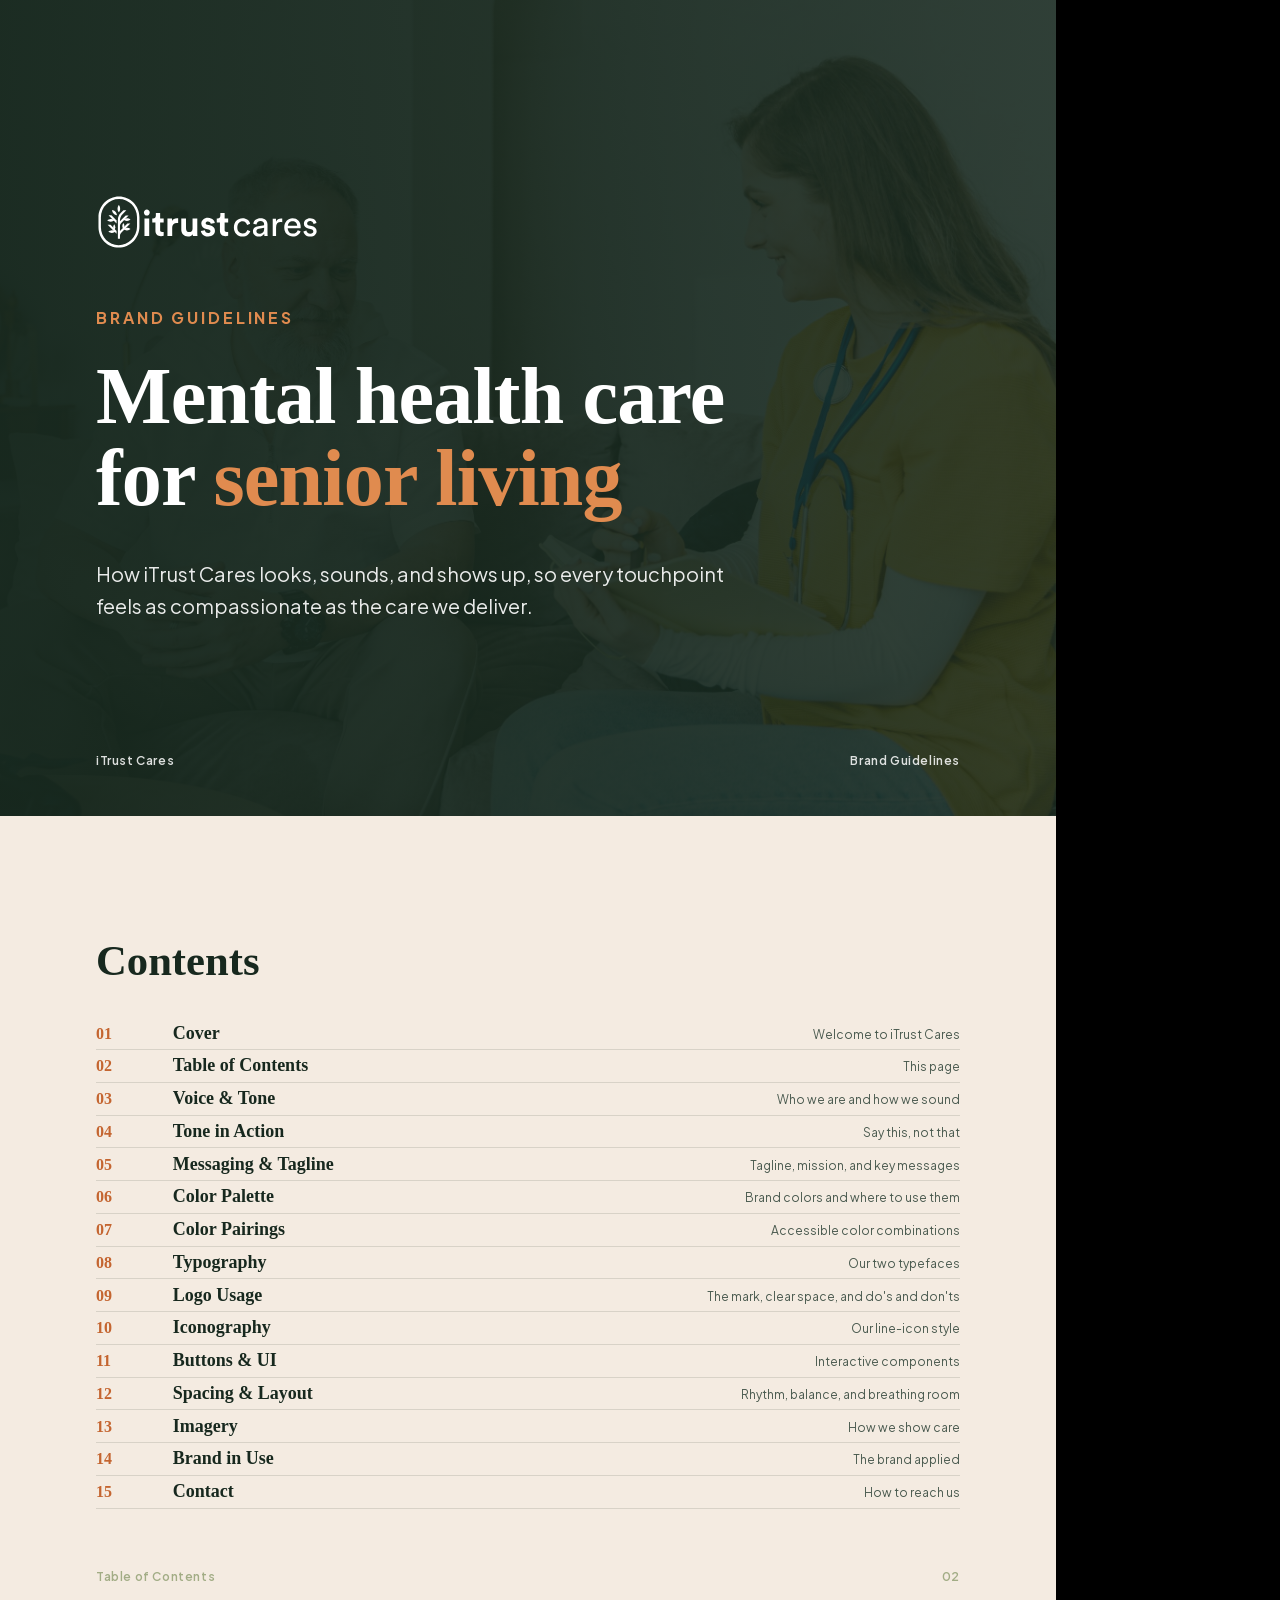
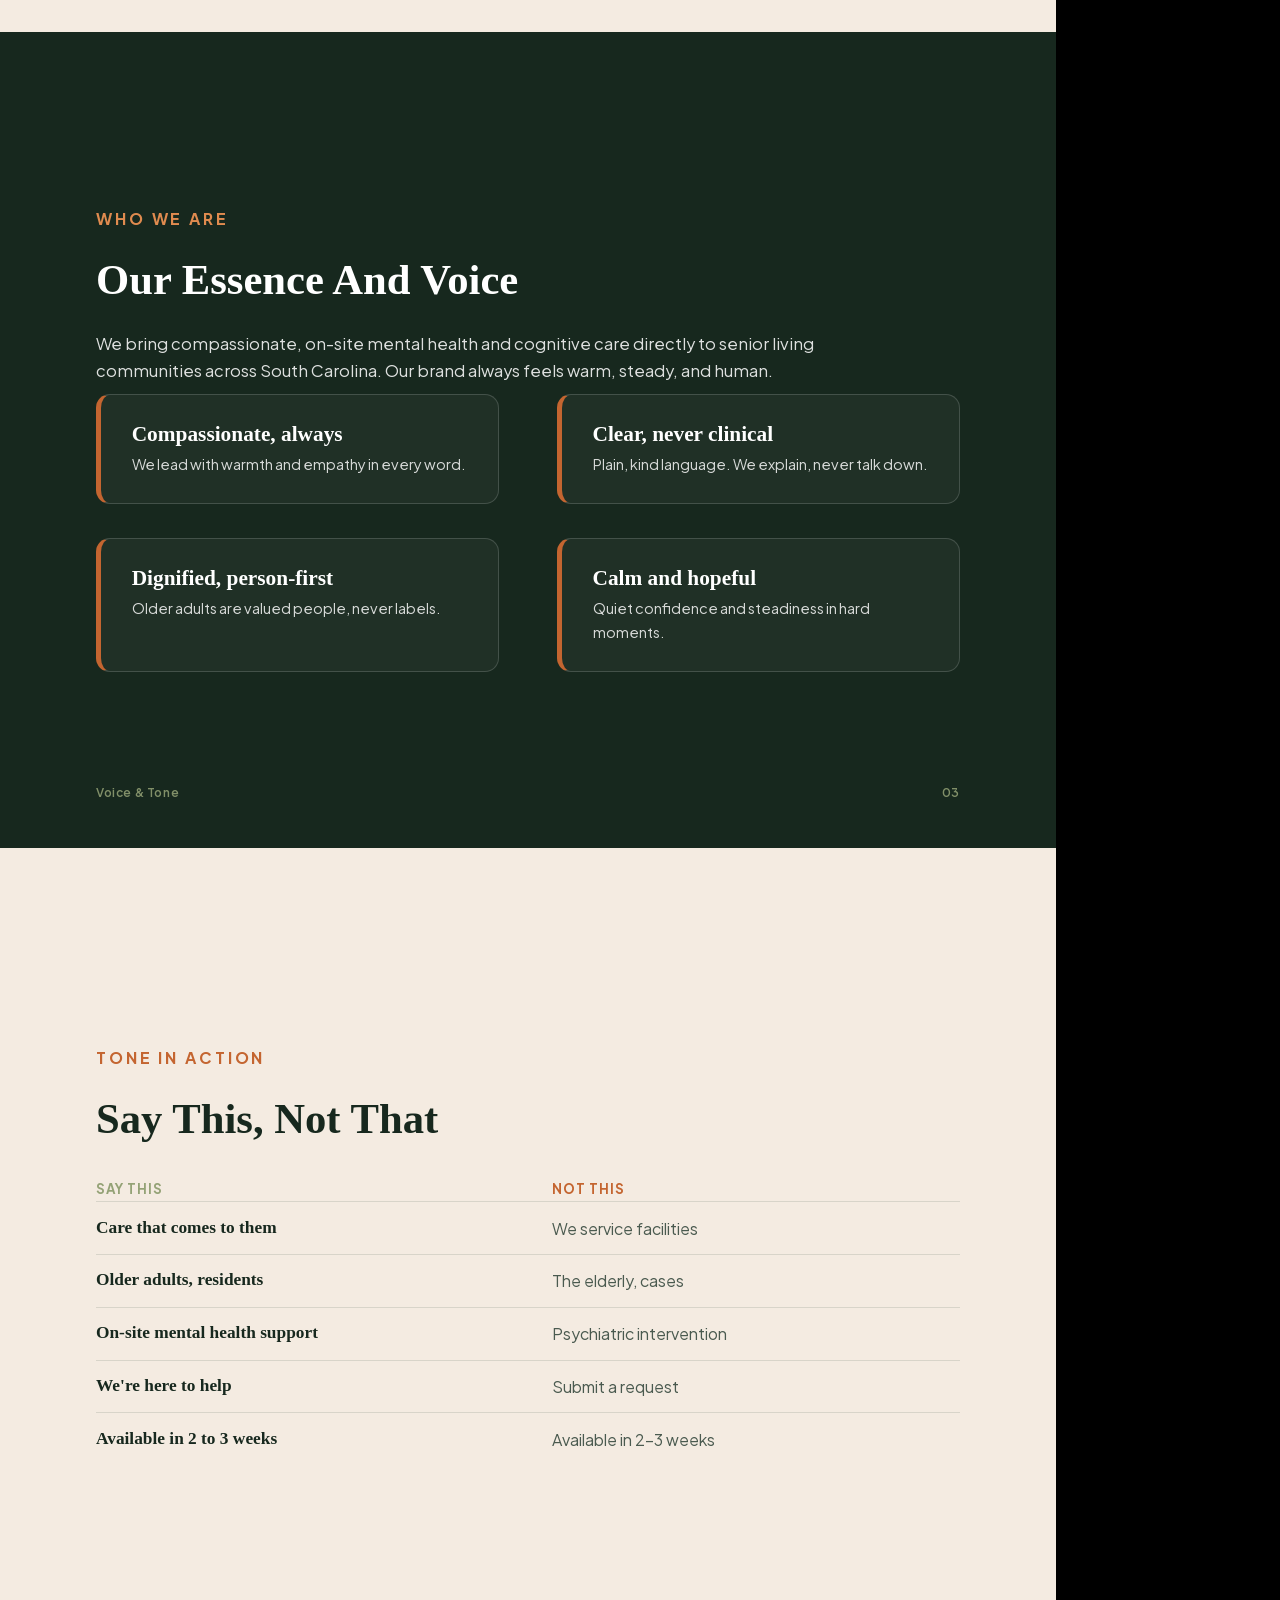
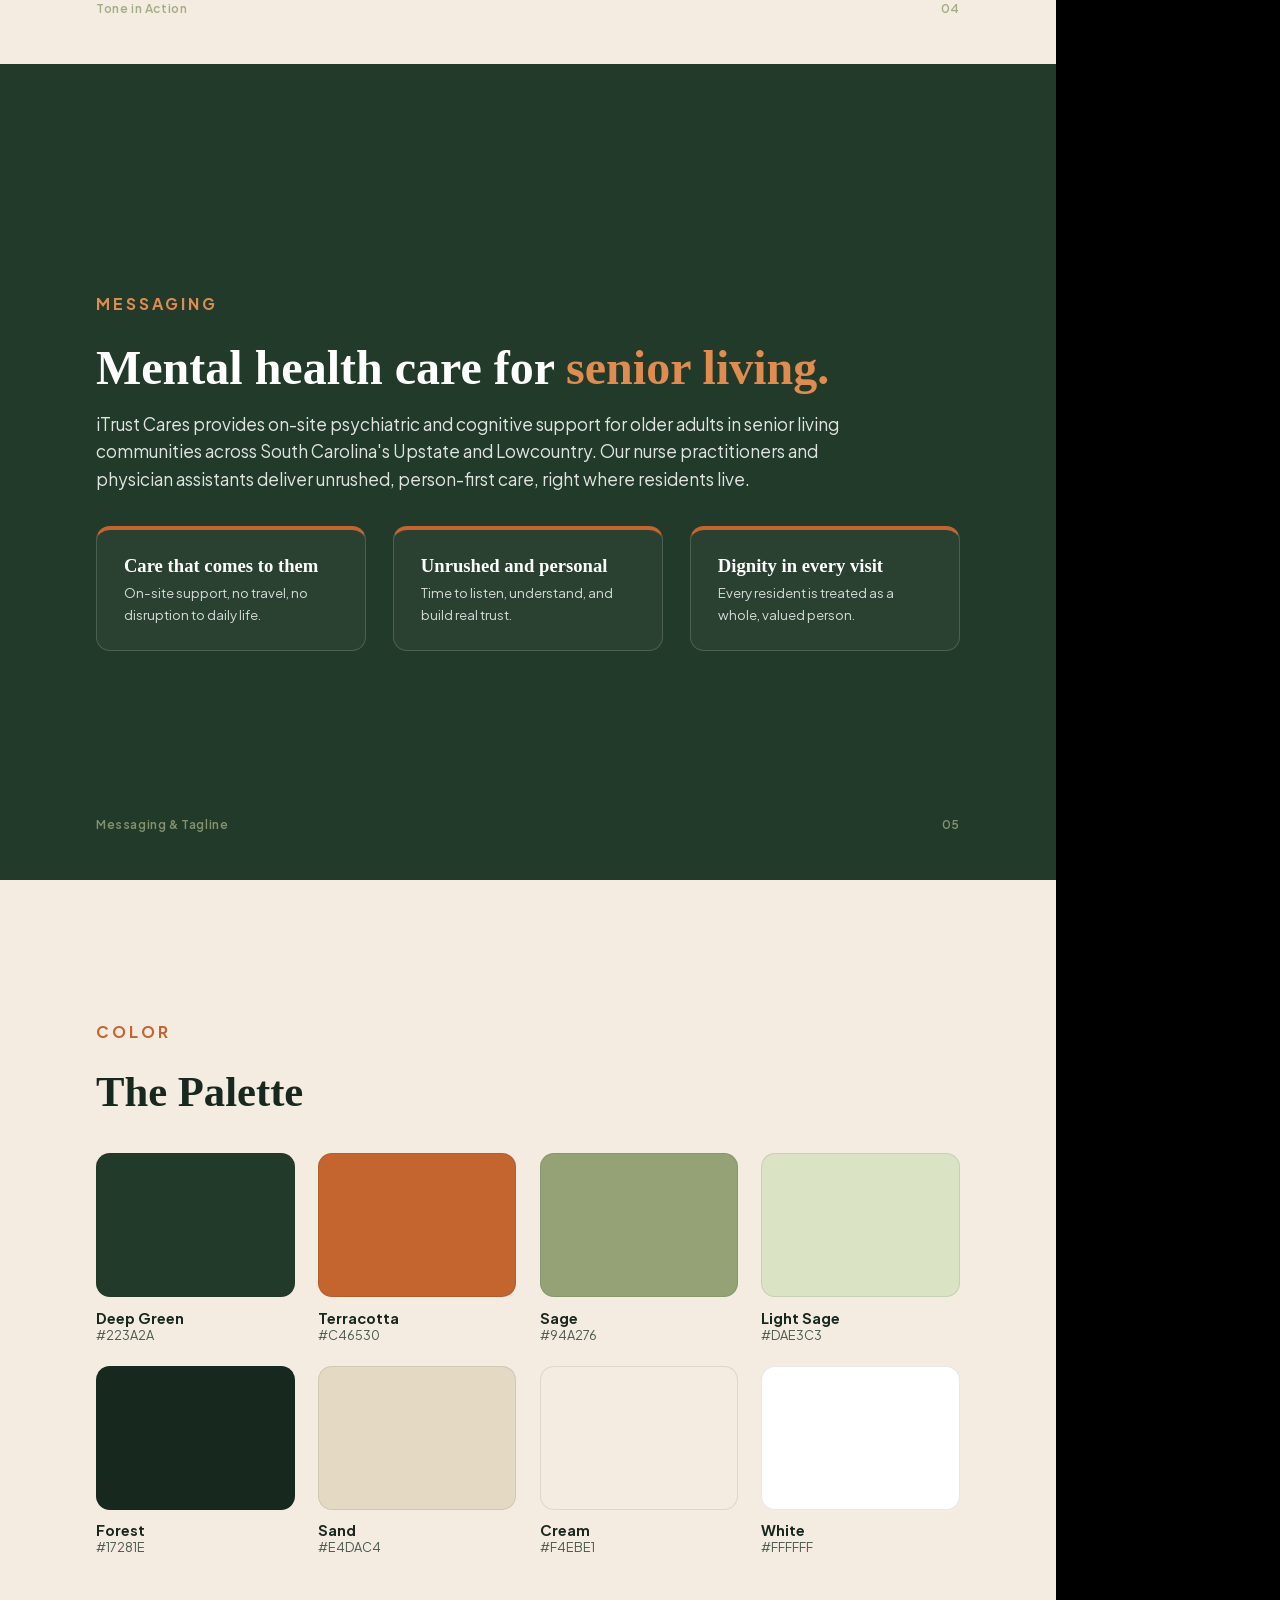
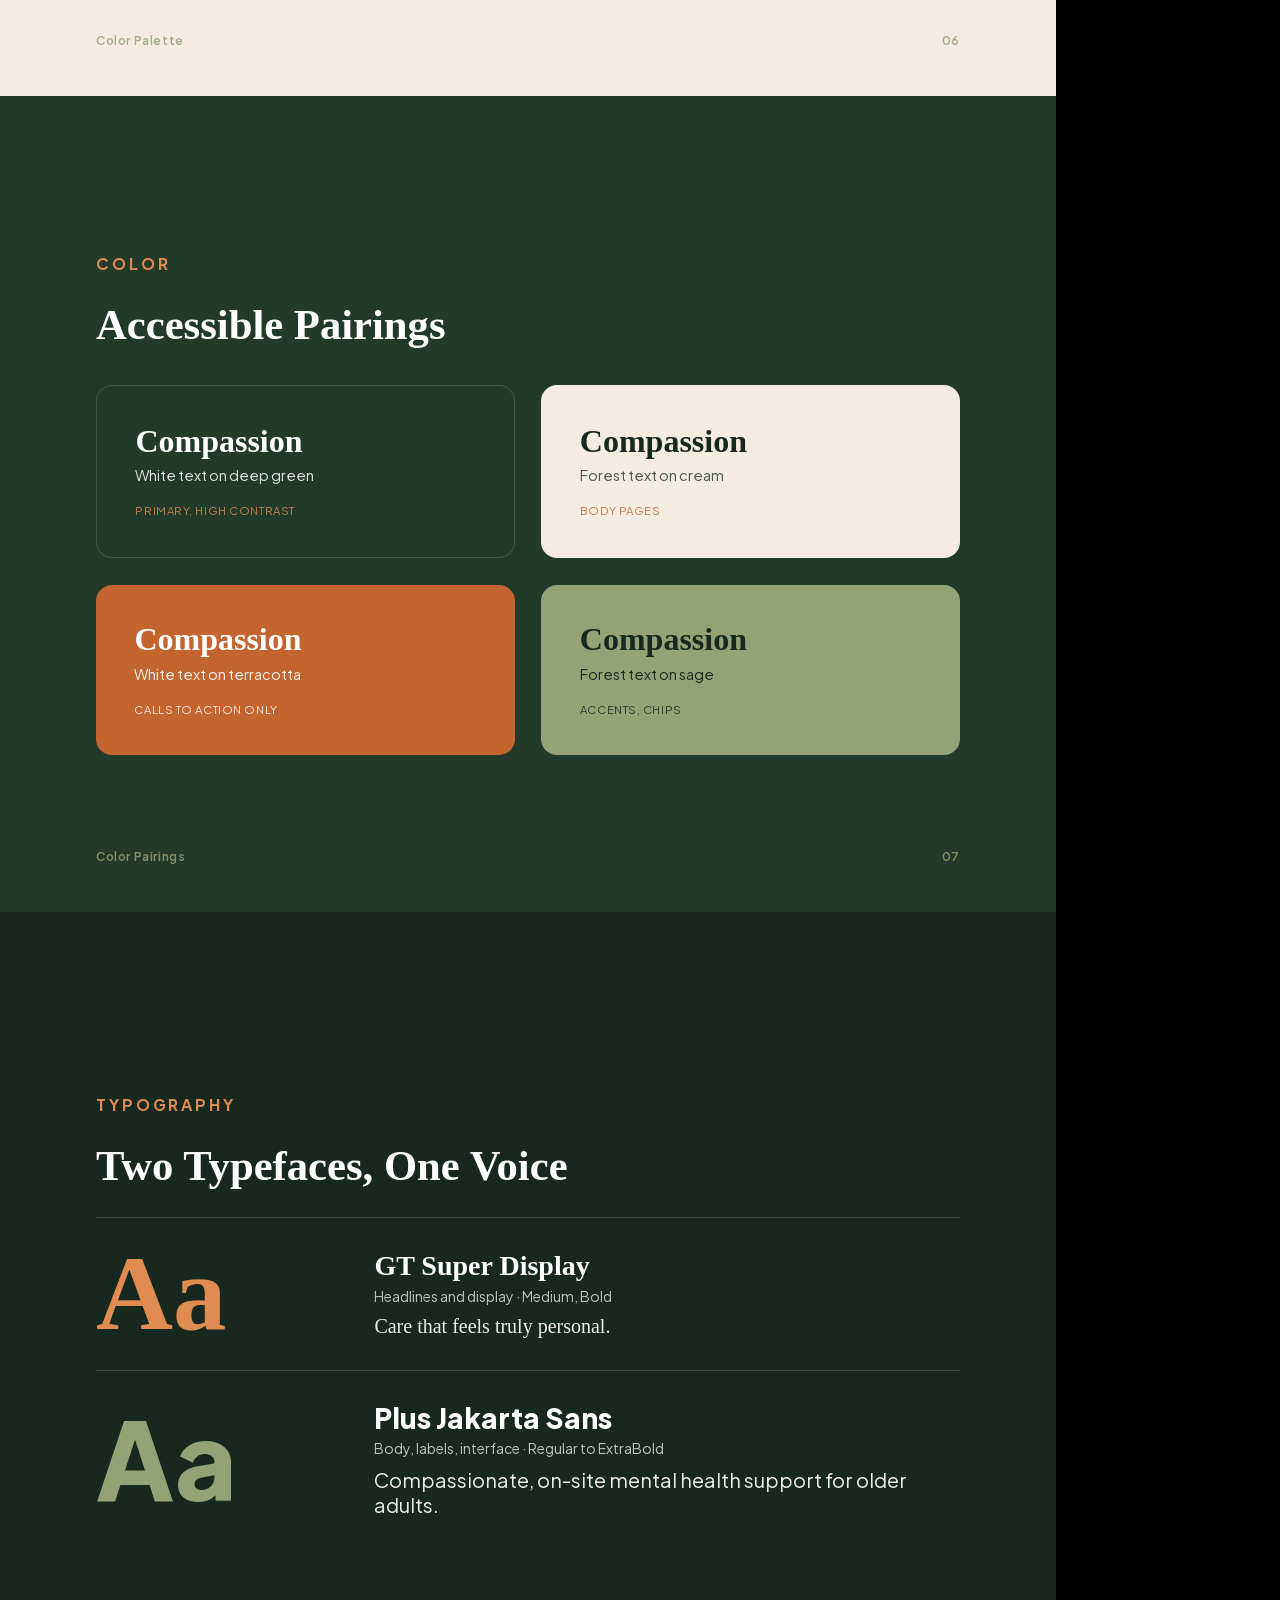
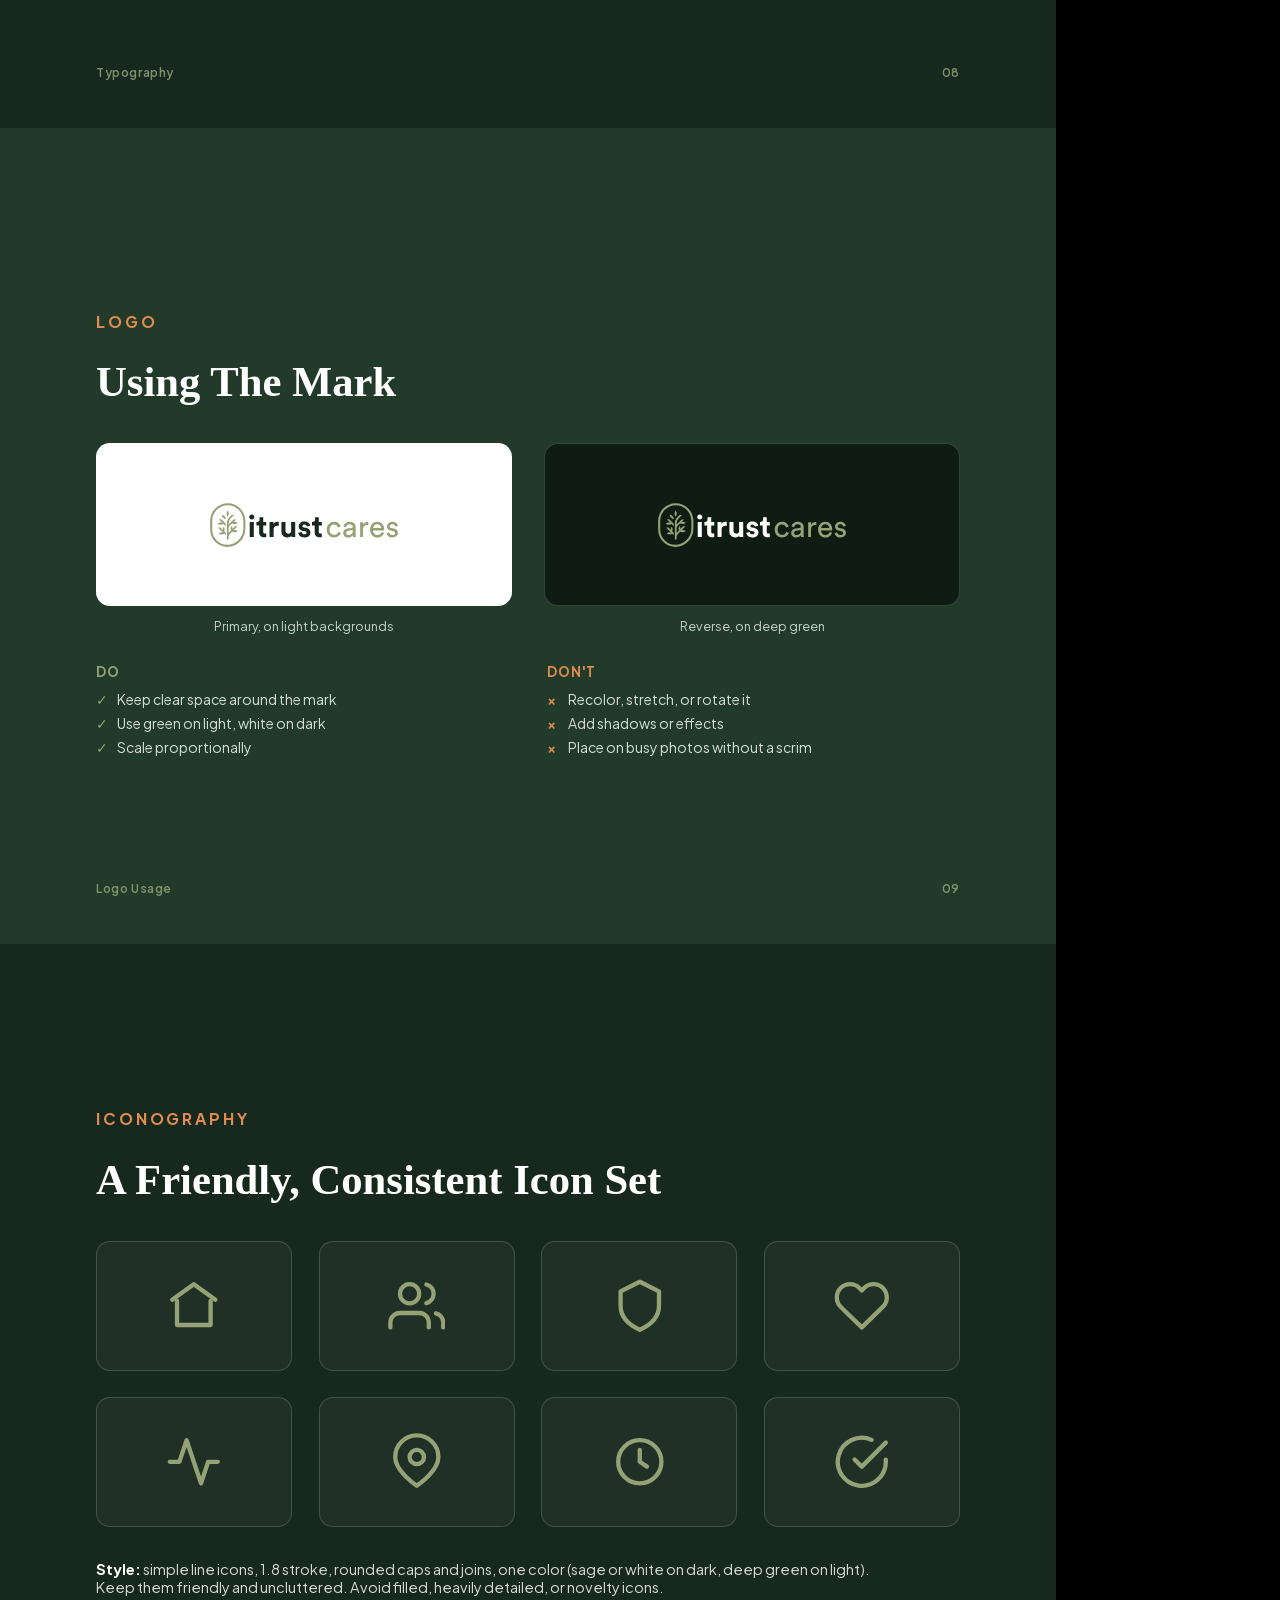
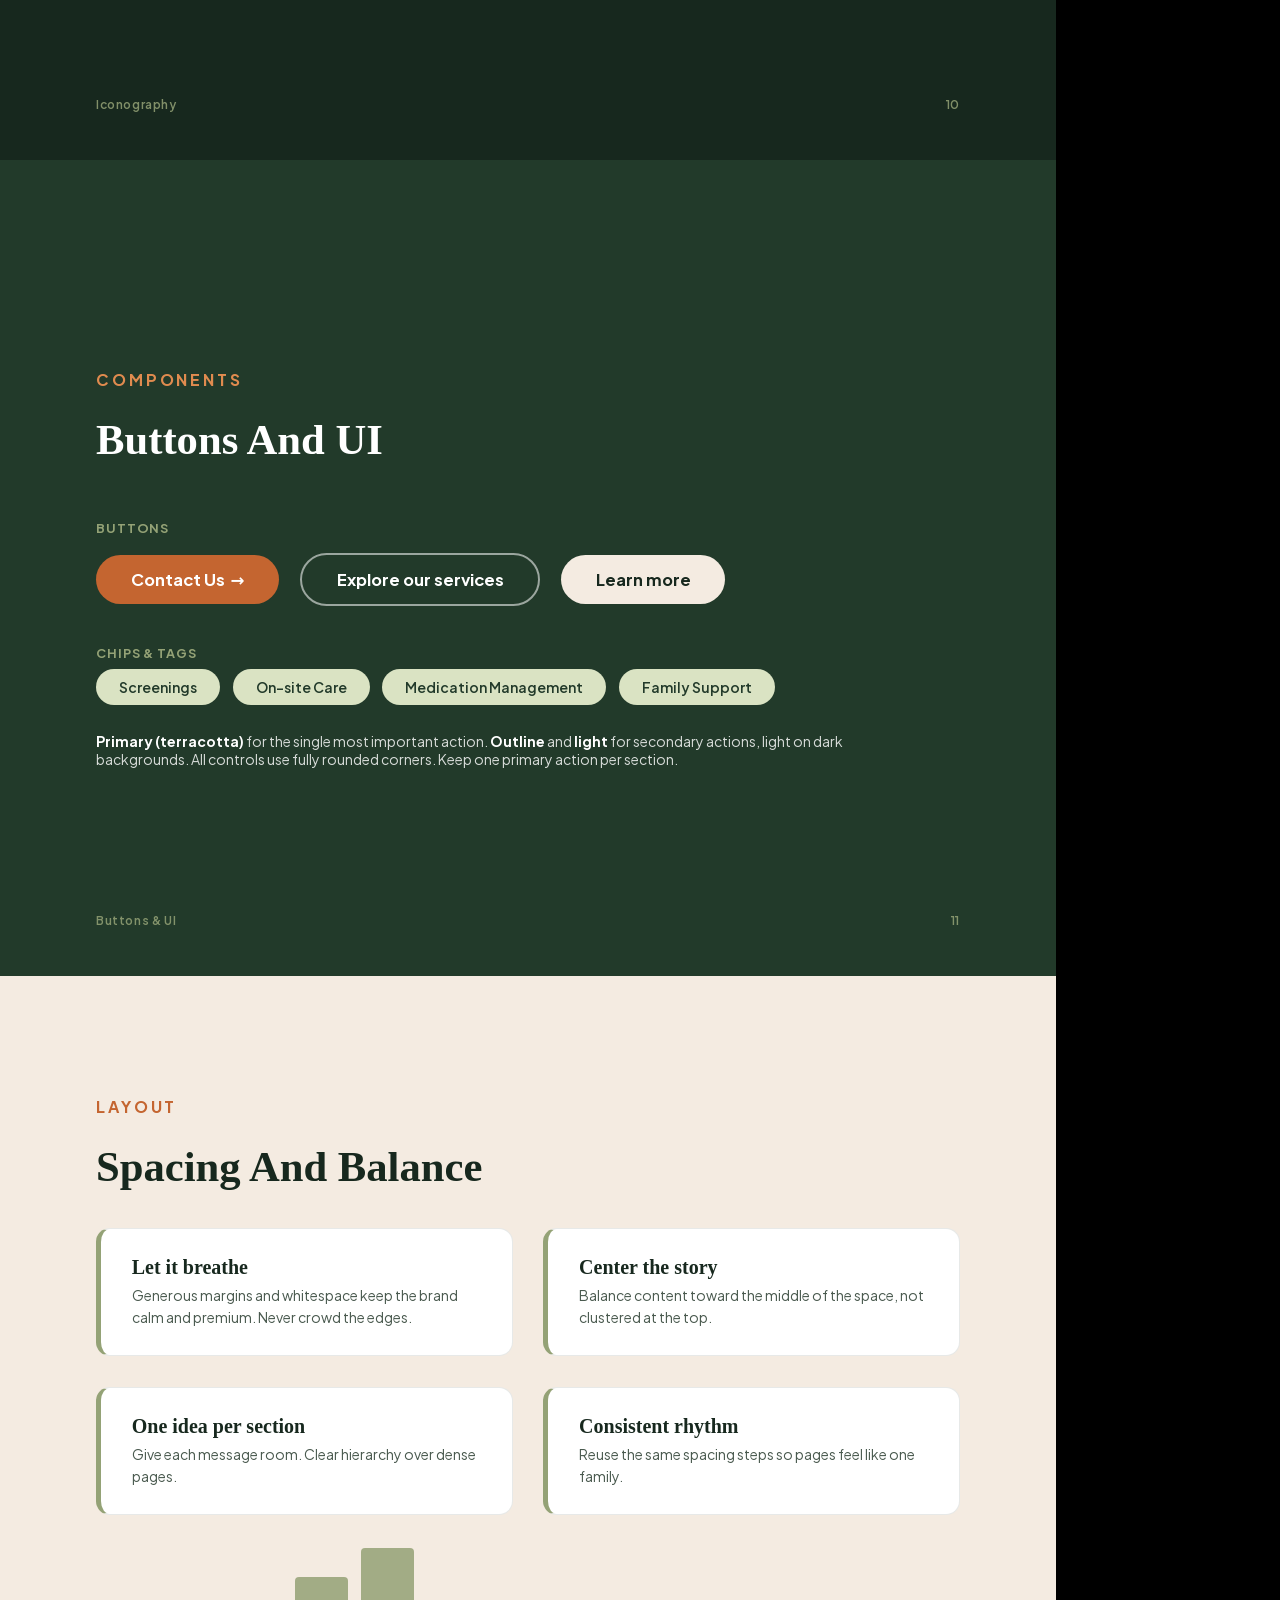
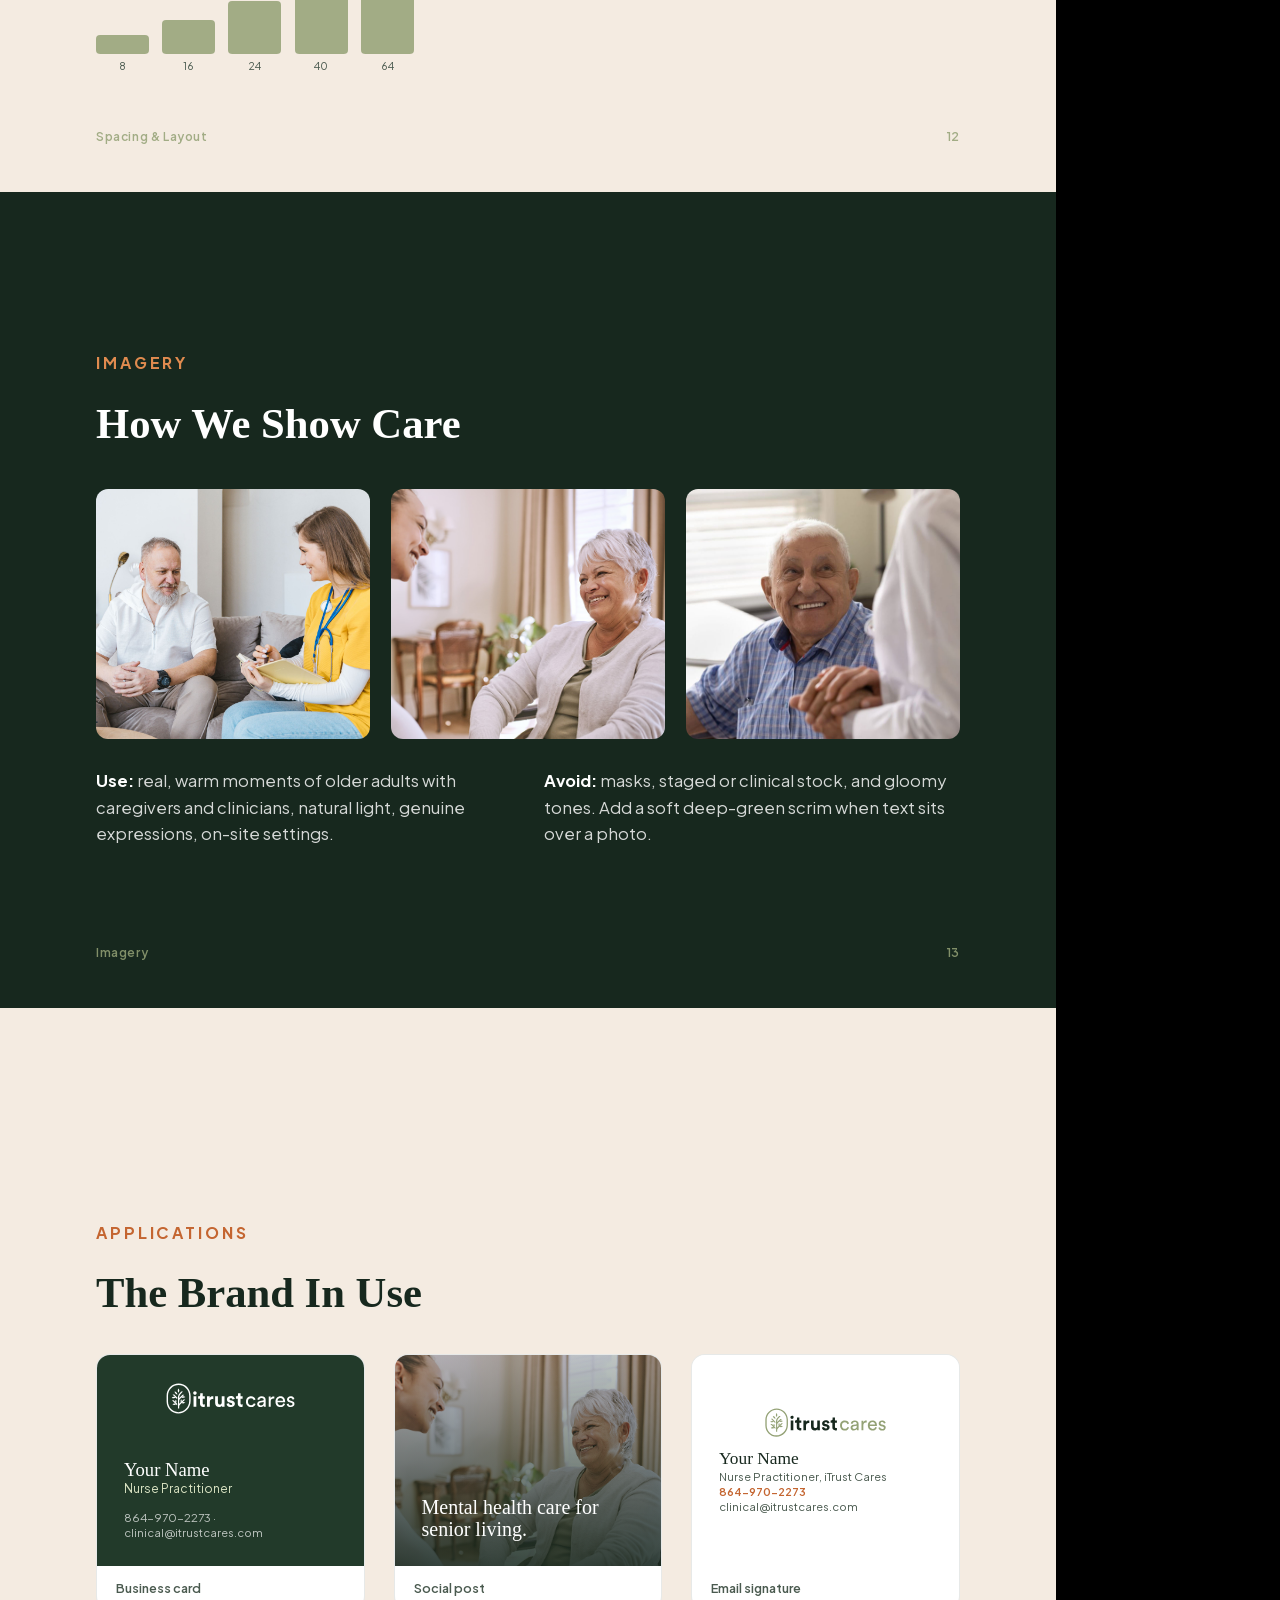
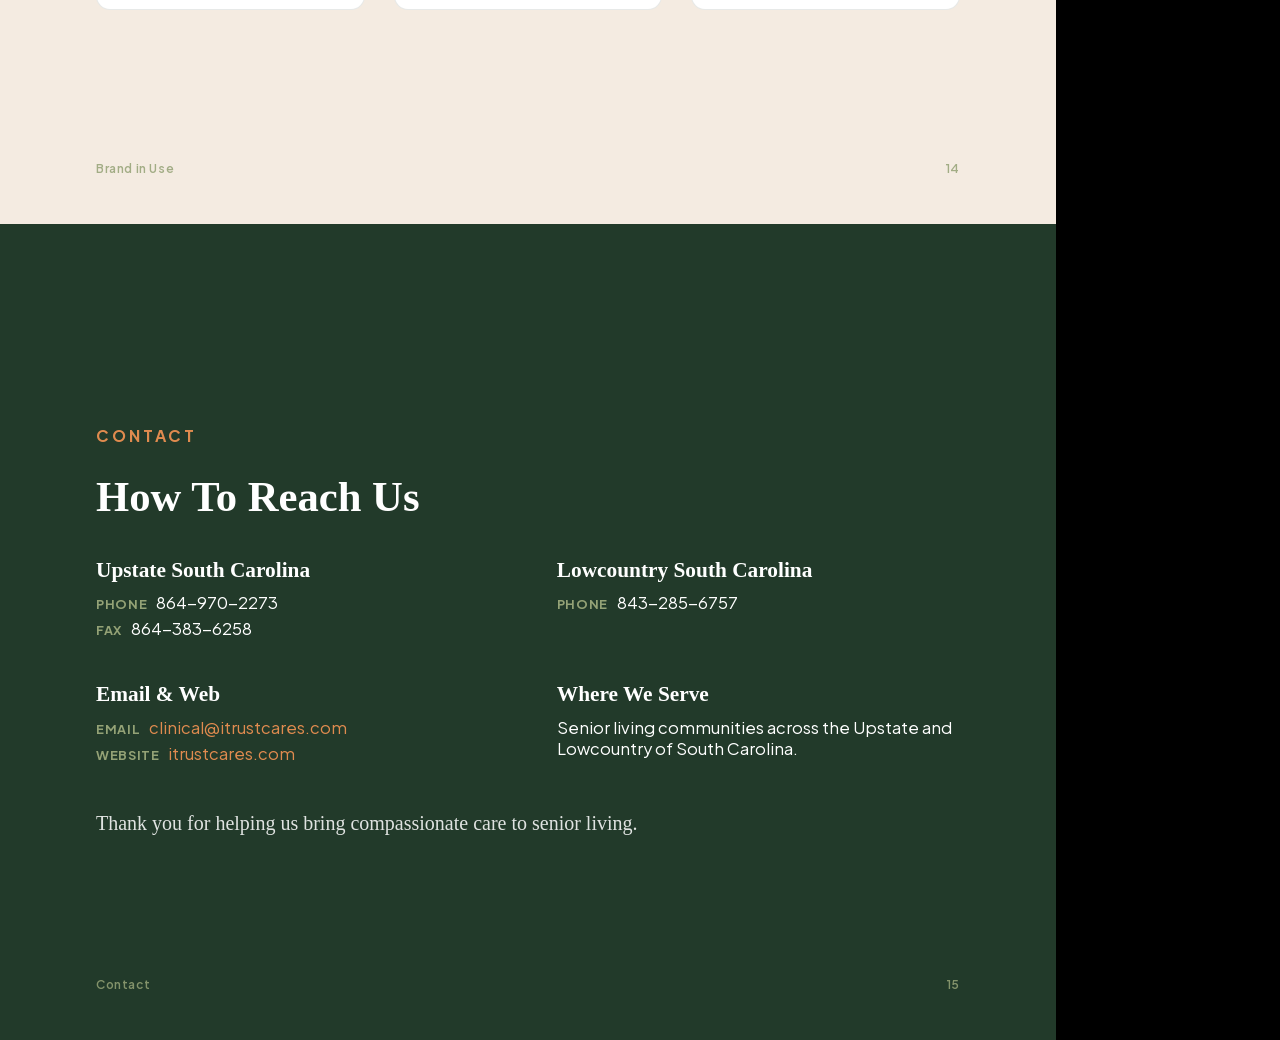
<file: brand/brand.html>
<!doctype html>
<html lang="en">
<head>
<meta charset="utf-8">
<title>iTrust Cares Brand Guidelines</title>
<link rel="stylesheet" href="../assets/css/fonts.css">
<style>
  :root{
    --green-900:#17281e; --green-700:#223a2a; --sage:#94a276; --light-sage:#dae3c3;
    --terracotta:#c46530; --terracotta-lt:#e08b4f; --sand:#e4dac4; --cream:#f4ebe1; --white:#fff;
    --ink:#1d2b22; --ink-soft:#4a5a4f;
    --serif:"GT Super Display",Georgia,serif; --sans:"Plus Jakarta Sans",system-ui,sans-serif;
  }
  *{box-sizing:border-box;margin:0;padding:0}
  html,body{background:#000}
  .slide{position:relative;width:11in;height:8.5in;overflow:hidden;break-after:page;
    display:flex;flex-direction:column;justify-content:center;padding:.9in 1in;font-family:var(--sans)}
  .slide:last-child{break-after:auto}
  .dark{background:var(--green-900);color:#fff}
  .green{background:var(--green-700);color:#fff}
  .cream{background:var(--cream);color:var(--ink)}
  .eyebrow{font-weight:700;font-size:12pt;letter-spacing:.18em;text-transform:uppercase;color:var(--terracotta-lt);margin-bottom:.3in}
  .cream .eyebrow{color:var(--terracotta)}
  h1{font-family:var(--serif);font-weight:600;line-height:1.02;letter-spacing:-.01em}
  h2{font-family:var(--serif);font-weight:600;font-size:32pt;line-height:1.04;margin-bottom:.3in;text-transform:capitalize}
  .dark h2,.green h2{color:#fff}.cream h2{color:var(--green-900)}
  p{font-size:12.5pt;line-height:1.6;max-width:8in}
  .dark p,.green p{color:rgba(255,255,255,.86)}.cream p{color:var(--ink-soft)}
  .foot{position:absolute;left:1in;right:1in;bottom:.5in;display:flex;justify-content:space-between;font-size:9pt;letter-spacing:.05em;font-weight:600;opacity:.85}
  .dark .foot,.green .foot,.cream .foot{color:var(--sage)}
  /* cover */
  .cover{background:var(--green-900);color:#fff;position:relative}
  .cover .bg{position:absolute;inset:0;background:url('../assets/images/photos/home-hero.jpg') center/cover;opacity:.28}
  .cover .scrim{position:absolute;inset:0;background:linear-gradient(90deg,rgba(23,40,30,.92),rgba(23,40,30,.55))}
  .cover .inner{position:relative}
  .cover img.logo{height:.58in;margin-bottom:.55in;filter:brightness(0) invert(1)}
  .cover h1{font-size:60pt;color:#fff}.cover h1 span{color:var(--terracotta-lt)}
  .cover .rule{width:1.1in;height:5px;background:var(--terracotta);border-radius:3px;margin:.45in 0}
  .cover p{font-size:15pt;color:rgba(255,255,255,.9);max-width:6.6in}
  /* toc (15 items) */
  .toc-list{margin-top:.05in}
  .toc-item{display:flex;align-items:baseline;gap:.35in;padding:.056in 0;border-bottom:1px solid rgba(23,40,30,.13)}
  .toc-num{font-family:var(--serif);font-weight:600;font-size:12pt;color:var(--terracotta);width:.45in;flex:none}
  .toc-title{font-family:var(--serif);font-weight:600;font-size:13.5pt;color:var(--green-900);flex:1}
  .toc-desc{font-size:9pt;color:var(--ink-soft);text-align:right;max-width:3.4in}
  /* voice */
  .voice-grid{display:grid;grid-template-columns:1fr 1fr;gap:.36in .6in;margin-top:.1in}
  .vcard{border:1px solid rgba(255,255,255,.16);border-left:5px solid var(--terracotta);border-radius:14px;padding:.28in .32in;background:rgba(255,255,255,.04)}
  .vcard h3{font-family:var(--serif);font-weight:600;font-size:16pt;color:#fff;margin-bottom:.06in}
  .vcard p{font-size:11pt;color:rgba(255,255,255,.82)}
  .rules{margin-top:.3in;font-size:10.5pt;color:rgba(255,255,255,.72)}.rules b{color:#fff}
  /* tone in action */
  .tone-head{display:grid;grid-template-columns:1fr 1fr;gap:.5in;margin:.1in 0 .05in}
  .tone-head span{font-weight:700;font-size:10pt;letter-spacing:.07em;text-transform:uppercase}
  .tone-head .say{color:var(--sage)}.tone-head .not{color:var(--terracotta)}
  .tone-row{display:grid;grid-template-columns:1fr 1fr;gap:.5in;padding:.16in 0;border-top:1px solid rgba(23,40,30,.12)}
  .tone-row .say{color:var(--green-900);font-weight:600;font-size:13pt;font-family:var(--serif)}
  .tone-row .not{color:var(--ink-soft);font-size:12pt}
  /* messaging */
  .tagline{font-family:var(--serif);font-weight:600;font-size:36pt;color:#fff;line-height:1.05;margin-bottom:.18in}
  .tagline span{color:var(--terracotta-lt)}
  .mission{font-size:13pt;color:rgba(255,255,255,.86);max-width:8.2in;margin-bottom:.34in}
  .msg-cards{display:grid;grid-template-columns:repeat(3,1fr);gap:.28in}
  .msg-card{border:1px solid rgba(255,255,255,.16);border-top:4px solid var(--terracotta);border-radius:14px;padding:.26in .28in;background:rgba(255,255,255,.04)}
  .msg-card h3{font-family:var(--serif);font-weight:600;font-size:14pt;color:#fff;margin-bottom:.05in}
  .msg-card p{font-size:10pt;color:rgba(255,255,255,.8)}
  /* color */
  .swatches{display:grid;grid-template-columns:repeat(4,1fr);gap:.24in;margin-top:.1in}
  .sw .chip{height:1.5in;border-radius:14px;border:1px solid rgba(23,40,30,.1)}
  .sw .nm{font-weight:700;font-size:11pt;margin-top:.12in;color:var(--green-900)}
  .sw .hex{font-size:9.5pt;color:var(--ink-soft)}
  /* pairings */
  .pair-grid{display:grid;grid-template-columns:repeat(2,1fr);gap:.28in;margin-top:.1in}
  .pair{border-radius:16px;padding:.4in;min-height:1.7in;display:flex;flex-direction:column;justify-content:center}
  .pair .big{font-family:var(--serif);font-weight:600;font-size:24pt;line-height:1}
  .pair .sm{font-size:11pt;margin-top:.1in}
  .pair .tag{font-size:8.5pt;margin-top:.2in;letter-spacing:.05em;text-transform:uppercase;opacity:.85}
  /* type */
  .type-row{display:grid;grid-template-columns:2.4in 1fr;gap:.5in;align-items:center;padding:.3in 0;border-top:1px solid rgba(255,255,255,.16)}
  .type-aa{font-family:var(--serif);font-weight:700;font-size:80pt;color:var(--terracotta-lt);line-height:.88}
  .type-aa.sans{font-family:var(--sans);font-weight:800;color:var(--sage)}
  .type-name{font-family:var(--serif);font-weight:600;font-size:21pt;color:#fff}
  .type-meta{font-size:10.5pt;color:rgba(255,255,255,.72);margin-top:.05in}
  .type-sample{font-family:var(--serif);font-size:15pt;color:rgba(255,255,255,.92);margin-top:.1in}
  .type-sample.sans{font-family:var(--sans)}
  /* logo */
  .logo-grid{display:grid;grid-template-columns:1fr 1fr;gap:.34in;margin-top:.1in}
  .logo-box{border-radius:14px;min-height:1.7in;display:flex;align-items:center;justify-content:center;padding:.5in}
  .logo-box.light{background:#fff}.logo-box.dark2{background:#0f1c14;border:1px solid rgba(255,255,255,.16)}
  .logo-box img{height:.5in}
  .cap{font-size:9.5pt;color:rgba(255,255,255,.75);text-align:center;margin-top:.12in}
  .dodont{display:grid;grid-template-columns:1fr 1fr;gap:.4in;margin-top:.3in;font-size:10.5pt}
  .dodont h4{font-weight:700;font-size:10pt;letter-spacing:.06em;text-transform:uppercase;margin-bottom:.1in}
  .do h4{color:var(--sage)}.dont h4{color:var(--terracotta-lt)}
  .dodont li{list-style:none;color:rgba(255,255,255,.82);line-height:1.5;padding-left:.22in;position:relative;margin-bottom:3px}
  .do li::before{content:"\2713";position:absolute;left:0;color:var(--sage);font-weight:700}
  .dont li::before{content:"\00d7";position:absolute;left:0;color:var(--terracotta-lt);font-weight:700}
  /* iconography */
  .icon-grid{display:grid;grid-template-columns:repeat(4,1fr);gap:.28in;margin:.1in 0 .34in}
  .icon-tile{border:1px solid rgba(255,255,255,.16);border-radius:14px;min-height:1.35in;display:flex;align-items:center;justify-content:center;background:rgba(255,255,255,.04)}
  .icon-tile svg{width:.6in;height:.6in;color:var(--sage)}
  .icon-note{font-size:11pt;color:rgba(255,255,255,.82);max-width:8.2in}.icon-note b{color:#fff}
  /* buttons & ui */
  .btn-demo{display:flex;flex-wrap:wrap;gap:.22in;align-items:center;margin:.12in 0 .1in}
  .bd{font-family:var(--sans);font-weight:700;font-size:12.5pt;border-radius:999px;padding:.15in .36in;display:inline-block}
  .bd-primary{background:var(--terracotta);color:#fff}
  .bd-outline{background:transparent;border:2px solid rgba(255,255,255,.55);color:#fff}
  .bd-light{background:var(--cream);color:var(--green-900)}
  .ui-lab{font-weight:700;font-size:9.5pt;letter-spacing:.07em;text-transform:uppercase;color:var(--sage);margin:.3in 0 .05in}
  .pill-demo{display:flex;flex-wrap:wrap;gap:.13in;margin-top:.04in}
  .pill{background:var(--light-sage);color:var(--green-700);border-radius:999px;padding:.09in .24in;font-size:10.5pt;font-weight:600}
  .ui-note{font-size:10.5pt;color:rgba(255,255,255,.82);margin-top:.28in;max-width:8.2in}
  .ui-note b{color:#fff}
  /* spacing & layout */
  .lay-grid{display:grid;grid-template-columns:1fr 1fr;gap:.32in;margin-top:.1in}
  .lay-card{background:#fff;border:1px solid rgba(23,40,30,.1);border-left:5px solid var(--sage);border-radius:14px;padding:.28in .32in}
  .lay-card h3{font-family:var(--serif);font-weight:600;font-size:15pt;color:var(--green-900);margin-bottom:.05in}
  .lay-card p{font-size:10.5pt;color:var(--ink-soft)}
  .scale{display:flex;align-items:flex-end;gap:.14in;margin-top:.34in}
  .scale span{display:block;background:var(--sage);border-radius:4px;width:.55in;opacity:.85}
  .scale small{display:block;text-align:center;font-size:8pt;color:var(--ink-soft);margin-top:.06in}
  /* imagery */
  .img-strip{display:grid;grid-template-columns:repeat(3,1fr);gap:.22in;height:2.6in;margin:.15in 0 .3in}
  .img-strip .ph{border-radius:12px;background-size:cover;background-position:center}
  .principles{display:grid;grid-template-columns:1fr 1fr;gap:.34in;font-size:11pt}
  .dark .principles p{color:rgba(255,255,255,.82)}.dark .principles b{color:#fff}
  /* brand in use */
  .use-grid{display:grid;grid-template-columns:repeat(3,1fr);gap:.3in;margin-top:.1in}
  .use-card{border-radius:14px;overflow:hidden;border:1px solid rgba(23,40,30,.1);background:#fff}
  .use-top{height:2.2in;position:relative;display:flex;flex-direction:column;justify-content:center;padding:.28in}
  .use-cap{padding:.14in .2in;font-size:9.5pt;color:var(--ink-soft);font-weight:600}
  .card-mock{background:var(--green-700)}
  .card-mock img{height:.34in;filter:brightness(0) invert(1);margin-bottom:auto}
  .card-mock .nm{font-family:var(--serif);font-size:14pt;color:#fff}
  .card-mock .ti{font-size:9pt;color:var(--light-sage)}
  .card-mock .ct{font-size:8.5pt;color:rgba(255,255,255,.7);margin-top:.14in}
  .social-mock{background:url('../assets/images/photos/onsite-care.jpg') center/cover}
  .social-mock .sc{position:absolute;inset:0;background:linear-gradient(0deg,rgba(23,40,30,.85),rgba(23,40,30,.25))}
  .social-mock .st{position:relative;margin-top:auto;font-family:var(--serif);font-size:15pt;color:#fff;line-height:1.1}
  .sig-mock{background:#fff}
  .sig-mock img{height:.32in;margin-bottom:.12in}
  .sig-mock .nm{font-family:var(--serif);font-size:13pt;color:var(--green-900)}
  .sig-mock .ln{font-size:8.5pt;color:var(--ink-soft)}
  .sig-mock .ln.tc{color:var(--terracotta);font-weight:600}
  /* contact */
  .contact-grid{display:grid;grid-template-columns:1fr 1fr;gap:.4in .6in;margin-top:.1in}
  .contact-block h3{font-family:var(--serif);font-weight:600;font-size:16pt;color:#fff;margin-bottom:.1in}
  .contact-block .line{font-size:12.5pt;color:rgba(255,255,255,.9);margin-bottom:.05in}
  .contact-block .k{color:var(--sage);font-weight:700;font-size:9.5pt;letter-spacing:.05em;text-transform:uppercase}
  .contact-block .v{color:#fff}
  .contact-block .tc{color:var(--terracotta-lt)}
  .contact-close{margin-top:.4in;font-family:var(--serif);font-size:15pt;color:rgba(255,255,255,.92)}
</style>
</head>
<body>

  <!-- 01 Cover -->
  <section class="slide cover">
    <div class="bg"></div><div class="scrim"></div>
    <div class="inner">
      <img class="logo" src="../assets/images/logo-green.svg" alt="iTrust Cares">
      <div class="eyebrow">Brand Guidelines</div>
      <h1>Mental health care<br>for <span>senior living</span></h1>
      <p style="margin-top:.4in">How iTrust Cares looks, sounds, and shows up, so every touchpoint feels as compassionate as the care we deliver.</p>
    </div>
    <div class="foot"><span>iTrust Cares</span><span>Brand Guidelines</span></div>
  </section>

  <!-- 02 Table of Contents -->
  <section class="slide cream">
    <h2>Contents</h2>
    <div class="toc-list">
      <div class="toc-item"><div class="toc-num">01</div><div class="toc-title">Cover</div><div class="toc-desc">Welcome to iTrust Cares</div></div>
      <div class="toc-item"><div class="toc-num">02</div><div class="toc-title">Table of Contents</div><div class="toc-desc">This page</div></div>
      <div class="toc-item"><div class="toc-num">03</div><div class="toc-title">Voice &amp; Tone</div><div class="toc-desc">Who we are and how we sound</div></div>
      <div class="toc-item"><div class="toc-num">04</div><div class="toc-title">Tone in Action</div><div class="toc-desc">Say this, not that</div></div>
      <div class="toc-item"><div class="toc-num">05</div><div class="toc-title">Messaging &amp; Tagline</div><div class="toc-desc">Tagline, mission, and key messages</div></div>
      <div class="toc-item"><div class="toc-num">06</div><div class="toc-title">Color Palette</div><div class="toc-desc">Brand colors and where to use them</div></div>
      <div class="toc-item"><div class="toc-num">07</div><div class="toc-title">Color Pairings</div><div class="toc-desc">Accessible color combinations</div></div>
      <div class="toc-item"><div class="toc-num">08</div><div class="toc-title">Typography</div><div class="toc-desc">Our two typefaces</div></div>
      <div class="toc-item"><div class="toc-num">09</div><div class="toc-title">Logo Usage</div><div class="toc-desc">The mark, clear space, and do's and don'ts</div></div>
      <div class="toc-item"><div class="toc-num">10</div><div class="toc-title">Iconography</div><div class="toc-desc">Our line-icon style</div></div>
      <div class="toc-item"><div class="toc-num">11</div><div class="toc-title">Buttons &amp; UI</div><div class="toc-desc">Interactive components</div></div>
      <div class="toc-item"><div class="toc-num">12</div><div class="toc-title">Spacing &amp; Layout</div><div class="toc-desc">Rhythm, balance, and breathing room</div></div>
      <div class="toc-item"><div class="toc-num">13</div><div class="toc-title">Imagery</div><div class="toc-desc">How we show care</div></div>
      <div class="toc-item"><div class="toc-num">14</div><div class="toc-title">Brand in Use</div><div class="toc-desc">The brand applied</div></div>
      <div class="toc-item"><div class="toc-num">15</div><div class="toc-title">Contact</div><div class="toc-desc">How to reach us</div></div>
    </div>
    <div class="foot"><span>Table of Contents</span><span>02</span></div>
  </section>

  <!-- 03 Voice -->
  <section class="slide dark">
    <div class="eyebrow">Who We Are</div>
    <h2>Our essence and voice</h2>
    <p>We bring compassionate, on-site mental health and cognitive care directly to senior living communities across South Carolina. Our brand always feels warm, steady, and human.</p>
    <div class="voice-grid">
      <div class="vcard"><h3>Compassionate, always</h3><p>We lead with warmth and empathy in every word.</p></div>
      <div class="vcard"><h3>Clear, never clinical</h3><p>Plain, kind language. We explain, never talk down.</p></div>
      <div class="vcard"><h3>Dignified, person-first</h3><p>Older adults are valued people, never labels.</p></div>
      <div class="vcard"><h3>Calm and hopeful</h3><p>Quiet confidence and steadiness in hard moments.</p></div>
    </div>
    <div class="foot"><span>Voice &amp; Tone</span><span>03</span></div>
  </section>

  <!-- 04 Tone in Action -->
  <section class="slide cream">
    <div class="eyebrow">Tone in Action</div>
    <h2>Say this, not that</h2>
    <div class="tone-head"><span class="say">Say this</span><span class="not">Not this</span></div>
    <div class="tone-row"><div class="say">Care that comes to them</div><div class="not">We service facilities</div></div>
    <div class="tone-row"><div class="say">Older adults, residents</div><div class="not">The elderly, cases</div></div>
    <div class="tone-row"><div class="say">On-site mental health support</div><div class="not">Psychiatric intervention</div></div>
    <div class="tone-row"><div class="say">We're here to help</div><div class="not">Submit a request</div></div>
    <div class="tone-row"><div class="say">Available in 2 to 3 weeks</div><div class="not">Available in 2-3 weeks</div></div>
    <div class="foot"><span>Tone in Action</span><span>04</span></div>
  </section>

  <!-- 05 Messaging -->
  <section class="slide green">
    <div class="eyebrow">Messaging</div>
    <div class="tagline">Mental health care for <span>senior living.</span></div>
    <p class="mission">iTrust Cares provides on-site psychiatric and cognitive support for older adults in senior living communities across South Carolina's Upstate and Lowcountry. Our nurse practitioners and physician assistants deliver unrushed, person-first care, right where residents live.</p>
    <div class="msg-cards">
      <div class="msg-card"><h3>Care that comes to them</h3><p>On-site support, no travel, no disruption to daily life.</p></div>
      <div class="msg-card"><h3>Unrushed and personal</h3><p>Time to listen, understand, and build real trust.</p></div>
      <div class="msg-card"><h3>Dignity in every visit</h3><p>Every resident is treated as a whole, valued person.</p></div>
    </div>
    <div class="foot"><span>Messaging &amp; Tagline</span><span>05</span></div>
  </section>

  <!-- 06 Color -->
  <section class="slide cream">
    <div class="eyebrow">Color</div>
    <h2>The palette</h2>
    <div class="swatches">
      <div class="sw"><div class="chip" style="background:#223a2a"></div><div class="nm">Deep Green</div><div class="hex">#223A2A</div></div>
      <div class="sw"><div class="chip" style="background:#c46530"></div><div class="nm">Terracotta</div><div class="hex">#C46530</div></div>
      <div class="sw"><div class="chip" style="background:#94a276"></div><div class="nm">Sage</div><div class="hex">#94A276</div></div>
      <div class="sw"><div class="chip" style="background:#dae3c3"></div><div class="nm">Light Sage</div><div class="hex">#DAE3C3</div></div>
      <div class="sw"><div class="chip" style="background:#17281e"></div><div class="nm">Forest</div><div class="hex">#17281E</div></div>
      <div class="sw"><div class="chip" style="background:#e4dac4"></div><div class="nm">Sand</div><div class="hex">#E4DAC4</div></div>
      <div class="sw"><div class="chip" style="background:#f4ebe1"></div><div class="nm">Cream</div><div class="hex">#F4EBE1</div></div>
      <div class="sw"><div class="chip" style="background:#fff"></div><div class="nm">White</div><div class="hex">#FFFFFF</div></div>
    </div>
    <div class="foot"><span>Color Palette</span><span>06</span></div>
  </section>

  <!-- 07 Color Pairings -->
  <section class="slide green">
    <div class="eyebrow">Color</div>
    <h2>Accessible pairings</h2>
    <div class="pair-grid">
      <div class="pair" style="background:#223a2a;color:#fff;border:1px solid rgba(255,255,255,.14)"><div class="big">Compassion</div><div class="sm" style="color:rgba(255,255,255,.85)">White text on deep green</div><div class="tag" style="color:var(--terracotta-lt)">Primary, high contrast</div></div>
      <div class="pair" style="background:#f4ebe1;color:#17281e"><div class="big">Compassion</div><div class="sm" style="color:#4a5a4f">Forest text on cream</div><div class="tag" style="color:#c46530">Body pages</div></div>
      <div class="pair" style="background:#c46530;color:#fff"><div class="big">Compassion</div><div class="sm" style="color:rgba(255,255,255,.9)">White text on terracotta</div><div class="tag" style="color:#fff">Calls to action only</div></div>
      <div class="pair" style="background:#94a276;color:#17281e"><div class="big">Compassion</div><div class="sm" style="color:#1d2b22">Forest text on sage</div><div class="tag" style="color:#17281e">Accents, chips</div></div>
    </div>
    <div class="foot"><span>Color Pairings</span><span>07</span></div>
  </section>

  <!-- 08 Typography -->
  <section class="slide dark">
    <div class="eyebrow">Typography</div>
    <h2>Two typefaces, one voice</h2>
    <div class="type-row">
      <div class="type-aa">Aa</div>
      <div><div class="type-name">GT Super Display</div><div class="type-meta">Headlines and display &middot; Medium, Bold</div><div class="type-sample">Care that feels truly personal.</div></div>
    </div>
    <div class="type-row">
      <div class="type-aa sans">Aa</div>
      <div><div class="type-name" style="font-family:var(--sans);font-weight:800">Plus Jakarta Sans</div><div class="type-meta">Body, labels, interface &middot; Regular to ExtraBold</div><div class="type-sample sans">Compassionate, on-site mental health support for older adults.</div></div>
    </div>
    <div class="foot"><span>Typography</span><span>08</span></div>
  </section>

  <!-- 09 Logo -->
  <section class="slide green">
    <div class="eyebrow">Logo</div>
    <h2>Using the mark</h2>
    <div class="logo-grid">
      <div><div class="logo-box light"><img src="../assets/images/logo-green.svg" alt=""></div><div class="cap">Primary, on light backgrounds</div></div>
      <div><div class="logo-box dark2"><img src="../assets/images/logo-white.svg" alt=""></div><div class="cap">Reverse, on deep green</div></div>
    </div>
    <div class="dodont">
      <div class="do"><h4>Do</h4><li>Keep clear space around the mark</li><li>Use green on light, white on dark</li><li>Scale proportionally</li></div>
      <div class="dont"><h4>Don't</h4><li>Recolor, stretch, or rotate it</li><li>Add shadows or effects</li><li>Place on busy photos without a scrim</li></div>
    </div>
    <div class="foot"><span>Logo Usage</span><span>09</span></div>
  </section>

  <!-- 10 Iconography -->
  <section class="slide dark">
    <div class="eyebrow">Iconography</div>
    <h2>A friendly, consistent icon set</h2>
    <div class="icon-grid">
      <div class="icon-tile"><svg viewBox="0 0 24 24" fill="none" stroke="currentColor" stroke-width="1.8" stroke-linecap="round" stroke-linejoin="round"><path d="M3 9.5 12 3l9 6.5"/><path d="M5 10v10h14V10"/></svg></div>
      <div class="icon-tile"><svg viewBox="0 0 24 24" fill="none" stroke="currentColor" stroke-width="1.8" stroke-linecap="round" stroke-linejoin="round"><path d="M17 21v-2a4 4 0 0 0-4-4H5a4 4 0 0 0-4 4v2"/><circle cx="9" cy="7" r="4"/><path d="M23 21v-2a4 4 0 0 0-3-3.87"/><path d="M16 3.13a4 4 0 0 1 0 7.75"/></svg></div>
      <div class="icon-tile"><svg viewBox="0 0 24 24" fill="none" stroke="currentColor" stroke-width="1.8" stroke-linecap="round" stroke-linejoin="round"><path d="M12 2 4 6v6c0 5 3.5 8 8 10 4.5-2 8-5 8-10V6Z"/></svg></div>
      <div class="icon-tile"><svg viewBox="0 0 24 24" fill="none" stroke="currentColor" stroke-width="1.8" stroke-linecap="round" stroke-linejoin="round"><path d="M20.8 4.6a5.5 5.5 0 0 0-7.8 0L12 5.6l-1-1a5.5 5.5 0 1 0-7.8 7.8l1 1L12 21l7.8-7.6 1-1a5.5 5.5 0 0 0 0-7.8Z"/></svg></div>
      <div class="icon-tile"><svg viewBox="0 0 24 24" fill="none" stroke="currentColor" stroke-width="1.8" stroke-linecap="round" stroke-linejoin="round"><path d="M22 12h-4l-3 9L9 3l-3 9H2"/></svg></div>
      <div class="icon-tile"><svg viewBox="0 0 24 24" fill="none" stroke="currentColor" stroke-width="1.8" stroke-linecap="round" stroke-linejoin="round"><path d="M21 10c0 6-9 12-9 12s-9-6-9-12a9 9 0 0 1 18 0Z"/><circle cx="12" cy="10" r="3"/></svg></div>
      <div class="icon-tile"><svg viewBox="0 0 24 24" fill="none" stroke="currentColor" stroke-width="1.8" stroke-linecap="round" stroke-linejoin="round"><circle cx="12" cy="12" r="9"/><path d="M12 7v5l3 2"/></svg></div>
      <div class="icon-tile"><svg viewBox="0 0 24 24" fill="none" stroke="currentColor" stroke-width="1.8" stroke-linecap="round" stroke-linejoin="round"><path d="M22 11.08V12a10 10 0 1 1-5.93-9.14"/><polyline points="22 4 12 14.01 9 11.01"/></svg></div>
    </div>
    <div class="icon-note"><b>Style:</b> simple line icons, 1.8 stroke, rounded caps and joins, one color (sage or white on dark, deep green on light). Keep them friendly and uncluttered. Avoid filled, heavily detailed, or novelty icons.</div>
    <div class="foot"><span>Iconography</span><span>10</span></div>
  </section>

  <!-- 11 Buttons & UI -->
  <section class="slide green">
    <div class="eyebrow">Components</div>
    <h2>Buttons and UI</h2>
    <div class="ui-lab">Buttons</div>
    <div class="btn-demo">
      <span class="bd bd-primary">Contact Us &nbsp;&rarr;</span>
      <span class="bd bd-outline">Explore our services</span>
      <span class="bd bd-light">Learn more</span>
    </div>
    <div class="ui-lab">Chips &amp; tags</div>
    <div class="pill-demo">
      <span class="pill">Screenings</span><span class="pill">On-site Care</span><span class="pill">Medication Management</span><span class="pill">Family Support</span>
    </div>
    <div class="ui-note"><b>Primary (terracotta)</b> for the single most important action. <b>Outline</b> and <b>light</b> for secondary actions, light on dark backgrounds. All controls use fully rounded corners. Keep one primary action per section.</div>
    <div class="foot"><span>Buttons &amp; UI</span><span>11</span></div>
  </section>

  <!-- 12 Spacing & Layout -->
  <section class="slide cream">
    <div class="eyebrow">Layout</div>
    <h2>Spacing and balance</h2>
    <div class="lay-grid">
      <div class="lay-card"><h3>Let it breathe</h3><p>Generous margins and whitespace keep the brand calm and premium. Never crowd the edges.</p></div>
      <div class="lay-card"><h3>Center the story</h3><p>Balance content toward the middle of the space, not clustered at the top.</p></div>
      <div class="lay-card"><h3>One idea per section</h3><p>Give each message room. Clear hierarchy over dense pages.</p></div>
      <div class="lay-card"><h3>Consistent rhythm</h3><p>Reuse the same spacing steps so pages feel like one family.</p></div>
    </div>
    <div class="scale">
      <div><span style="height:.2in"></span><small>8</small></div>
      <div><span style="height:.35in"></span><small>16</small></div>
      <div><span style="height:.55in"></span><small>24</small></div>
      <div><span style="height:.8in"></span><small>40</small></div>
      <div><span style="height:1.1in"></span><small>64</small></div>
    </div>
    <div class="foot"><span>Spacing &amp; Layout</span><span>12</span></div>
  </section>

  <!-- 13 Imagery -->
  <section class="slide dark">
    <div class="eyebrow">Imagery</div>
    <h2>How we show care</h2>
    <div class="img-strip">
      <div class="ph" style="background-image:url('../assets/images/photos/home-hero.jpg')"></div>
      <div class="ph" style="background-image:url('../assets/images/photos/onsite-care.jpg')"></div>
      <div class="ph" style="background-image:url('../assets/images/photos/screenings.jpg')"></div>
    </div>
    <div class="principles">
      <p><b>Use:</b> real, warm moments of older adults with caregivers and clinicians, natural light, genuine expressions, on-site settings.</p>
      <p><b>Avoid:</b> masks, staged or clinical stock, and gloomy tones. Add a soft deep-green scrim when text sits over a photo.</p>
    </div>
    <div class="foot"><span>Imagery</span><span>13</span></div>
  </section>

  <!-- 14 Brand in Use -->
  <section class="slide cream">
    <div class="eyebrow">Applications</div>
    <h2>The brand in use</h2>
    <div class="use-grid">
      <div class="use-card">
        <div class="use-top card-mock">
          <img src="../assets/images/logo-green.svg" alt="">
          <div class="nm">Your Name</div>
          <div class="ti">Nurse Practitioner</div>
          <div class="ct">864-970-2273 &middot; clinical@itrustcares.com</div>
        </div>
        <div class="use-cap">Business card</div>
      </div>
      <div class="use-card">
        <div class="use-top social-mock"><div class="sc"></div><div class="st">Mental health care for senior living.</div></div>
        <div class="use-cap">Social post</div>
      </div>
      <div class="use-card">
        <div class="use-top sig-mock" style="background:#fff;justify-content:center">
          <img src="../assets/images/logo-green.svg" alt="">
          <div class="nm">Your Name</div>
          <div class="ln">Nurse Practitioner, iTrust Cares</div>
          <div class="ln tc">864-970-2273</div>
          <div class="ln">clinical@itrustcares.com</div>
        </div>
        <div class="use-cap">Email signature</div>
      </div>
    </div>
    <div class="foot"><span>Brand in Use</span><span>14</span></div>
  </section>

  <!-- 15 Contact -->
  <section class="slide green">
    <div class="eyebrow">Contact</div>
    <h2>How to reach us</h2>
    <div class="contact-grid">
      <div class="contact-block">
        <h3>Upstate South Carolina</h3>
        <div class="line"><span class="k">Phone</span> &nbsp; <span class="v">864-970-2273</span></div>
        <div class="line"><span class="k">Fax</span> &nbsp; <span class="v">864-383-6258</span></div>
      </div>
      <div class="contact-block">
        <h3>Lowcountry South Carolina</h3>
        <div class="line"><span class="k">Phone</span> &nbsp; <span class="v">843-285-6757</span></div>
      </div>
      <div class="contact-block">
        <h3>Email &amp; Web</h3>
        <div class="line"><span class="k">Email</span> &nbsp; <span class="tc">clinical@itrustcares.com</span></div>
        <div class="line"><span class="k">Website</span> &nbsp; <span class="tc">itrustcares.com</span></div>
      </div>
      <div class="contact-block">
        <h3>Where We Serve</h3>
        <div class="line"><span class="v">Senior living communities across the Upstate and Lowcountry of South Carolina.</span></div>
      </div>
    </div>
    <p class="contact-close">Thank you for helping us bring compassionate care to senior living.</p>
    <div class="foot"><span>Contact</span><span>15</span></div>
  </section>

</body>
</html>
</file>
<file: assets/css/fonts.css>
/* cyrillic-ext */
@font-face {
  font-family: 'Plus Jakarta Sans';
  font-style: italic;
  font-weight: 400;
  font-display: swap;
  src: url(../fonts/pjs-0.woff2) format('woff2');
  unicode-range: U+0460-052F, U+1C80-1C8A, U+20B4, U+2DE0-2DFF, U+A640-A69F, U+FE2E-FE2F;
}
/* vietnamese */
@font-face {
  font-family: 'Plus Jakarta Sans';
  font-style: italic;
  font-weight: 400;
  font-display: swap;
  src: url(../fonts/pjs-1.woff2) format('woff2');
  unicode-range: U+0102-0103, U+0110-0111, U+0128-0129, U+0168-0169, U+01A0-01A1, U+01AF-01B0, U+0300-0301, U+0303-0304, U+0308-0309, U+0323, U+0329, U+1EA0-1EF9, U+20AB;
}
/* latin-ext */
@font-face {
  font-family: 'Plus Jakarta Sans';
  font-style: italic;
  font-weight: 400;
  font-display: swap;
  src: url(../fonts/pjs-2.woff2) format('woff2');
  unicode-range: U+0100-02BA, U+02BD-02C5, U+02C7-02CC, U+02CE-02D7, U+02DD-02FF, U+0304, U+0308, U+0329, U+1D00-1DBF, U+1E00-1E9F, U+1EF2-1EFF, U+2020, U+20A0-20AB, U+20AD-20C0, U+2113, U+2C60-2C7F, U+A720-A7FF;
}
/* latin */
@font-face {
  font-family: 'Plus Jakarta Sans';
  font-style: italic;
  font-weight: 400;
  font-display: swap;
  src: url(../fonts/pjs-3.woff2) format('woff2');
  unicode-range: U+0000-00FF, U+0131, U+0152-0153, U+02BB-02BC, U+02C6, U+02DA, U+02DC, U+0304, U+0308, U+0329, U+2000-206F, U+20AC, U+2122, U+2191, U+2193, U+2212, U+2215, U+FEFF, U+FFFD;
}
/* cyrillic-ext */
@font-face {
  font-family: 'Plus Jakarta Sans';
  font-style: normal;
  font-weight: 400;
  font-display: swap;
  src: url(../fonts/pjs-4.woff2) format('woff2');
  unicode-range: U+0460-052F, U+1C80-1C8A, U+20B4, U+2DE0-2DFF, U+A640-A69F, U+FE2E-FE2F;
}
/* vietnamese */
@font-face {
  font-family: 'Plus Jakarta Sans';
  font-style: normal;
  font-weight: 400;
  font-display: swap;
  src: url(../fonts/pjs-5.woff2) format('woff2');
  unicode-range: U+0102-0103, U+0110-0111, U+0128-0129, U+0168-0169, U+01A0-01A1, U+01AF-01B0, U+0300-0301, U+0303-0304, U+0308-0309, U+0323, U+0329, U+1EA0-1EF9, U+20AB;
}
/* latin-ext */
@font-face {
  font-family: 'Plus Jakarta Sans';
  font-style: normal;
  font-weight: 400;
  font-display: swap;
  src: url(../fonts/pjs-6.woff2) format('woff2');
  unicode-range: U+0100-02BA, U+02BD-02C5, U+02C7-02CC, U+02CE-02D7, U+02DD-02FF, U+0304, U+0308, U+0329, U+1D00-1DBF, U+1E00-1E9F, U+1EF2-1EFF, U+2020, U+20A0-20AB, U+20AD-20C0, U+2113, U+2C60-2C7F, U+A720-A7FF;
}
/* latin */
@font-face {
  font-family: 'Plus Jakarta Sans';
  font-style: normal;
  font-weight: 400;
  font-display: swap;
  src: url(../fonts/pjs-7.woff2) format('woff2');
  unicode-range: U+0000-00FF, U+0131, U+0152-0153, U+02BB-02BC, U+02C6, U+02DA, U+02DC, U+0304, U+0308, U+0329, U+2000-206F, U+20AC, U+2122, U+2191, U+2193, U+2212, U+2215, U+FEFF, U+FFFD;
}
/* cyrillic-ext */
@font-face {
  font-family: 'Plus Jakarta Sans';
  font-style: normal;
  font-weight: 500;
  font-display: swap;
  src: url(../fonts/pjs-4.woff2) format('woff2');
  unicode-range: U+0460-052F, U+1C80-1C8A, U+20B4, U+2DE0-2DFF, U+A640-A69F, U+FE2E-FE2F;
}
/* vietnamese */
@font-face {
  font-family: 'Plus Jakarta Sans';
  font-style: normal;
  font-weight: 500;
  font-display: swap;
  src: url(../fonts/pjs-5.woff2) format('woff2');
  unicode-range: U+0102-0103, U+0110-0111, U+0128-0129, U+0168-0169, U+01A0-01A1, U+01AF-01B0, U+0300-0301, U+0303-0304, U+0308-0309, U+0323, U+0329, U+1EA0-1EF9, U+20AB;
}
/* latin-ext */
@font-face {
  font-family: 'Plus Jakarta Sans';
  font-style: normal;
  font-weight: 500;
  font-display: swap;
  src: url(../fonts/pjs-6.woff2) format('woff2');
  unicode-range: U+0100-02BA, U+02BD-02C5, U+02C7-02CC, U+02CE-02D7, U+02DD-02FF, U+0304, U+0308, U+0329, U+1D00-1DBF, U+1E00-1E9F, U+1EF2-1EFF, U+2020, U+20A0-20AB, U+20AD-20C0, U+2113, U+2C60-2C7F, U+A720-A7FF;
}
/* latin */
@font-face {
  font-family: 'Plus Jakarta Sans';
  font-style: normal;
  font-weight: 500;
  font-display: swap;
  src: url(../fonts/pjs-7.woff2) format('woff2');
  unicode-range: U+0000-00FF, U+0131, U+0152-0153, U+02BB-02BC, U+02C6, U+02DA, U+02DC, U+0304, U+0308, U+0329, U+2000-206F, U+20AC, U+2122, U+2191, U+2193, U+2212, U+2215, U+FEFF, U+FFFD;
}
/* cyrillic-ext */
@font-face {
  font-family: 'Plus Jakarta Sans';
  font-style: normal;
  font-weight: 600;
  font-display: swap;
  src: url(../fonts/pjs-4.woff2) format('woff2');
  unicode-range: U+0460-052F, U+1C80-1C8A, U+20B4, U+2DE0-2DFF, U+A640-A69F, U+FE2E-FE2F;
}
/* vietnamese */
@font-face {
  font-family: 'Plus Jakarta Sans';
  font-style: normal;
  font-weight: 600;
  font-display: swap;
  src: url(../fonts/pjs-5.woff2) format('woff2');
  unicode-range: U+0102-0103, U+0110-0111, U+0128-0129, U+0168-0169, U+01A0-01A1, U+01AF-01B0, U+0300-0301, U+0303-0304, U+0308-0309, U+0323, U+0329, U+1EA0-1EF9, U+20AB;
}
/* latin-ext */
@font-face {
  font-family: 'Plus Jakarta Sans';
  font-style: normal;
  font-weight: 600;
  font-display: swap;
  src: url(../fonts/pjs-6.woff2) format('woff2');
  unicode-range: U+0100-02BA, U+02BD-02C5, U+02C7-02CC, U+02CE-02D7, U+02DD-02FF, U+0304, U+0308, U+0329, U+1D00-1DBF, U+1E00-1E9F, U+1EF2-1EFF, U+2020, U+20A0-20AB, U+20AD-20C0, U+2113, U+2C60-2C7F, U+A720-A7FF;
}
/* latin */
@font-face {
  font-family: 'Plus Jakarta Sans';
  font-style: normal;
  font-weight: 600;
  font-display: swap;
  src: url(../fonts/pjs-7.woff2) format('woff2');
  unicode-range: U+0000-00FF, U+0131, U+0152-0153, U+02BB-02BC, U+02C6, U+02DA, U+02DC, U+0304, U+0308, U+0329, U+2000-206F, U+20AC, U+2122, U+2191, U+2193, U+2212, U+2215, U+FEFF, U+FFFD;
}
/* cyrillic-ext */
@font-face {
  font-family: 'Plus Jakarta Sans';
  font-style: normal;
  font-weight: 700;
  font-display: swap;
  src: url(../fonts/pjs-4.woff2) format('woff2');
  unicode-range: U+0460-052F, U+1C80-1C8A, U+20B4, U+2DE0-2DFF, U+A640-A69F, U+FE2E-FE2F;
}
/* vietnamese */
@font-face {
  font-family: 'Plus Jakarta Sans';
  font-style: normal;
  font-weight: 700;
  font-display: swap;
  src: url(../fonts/pjs-5.woff2) format('woff2');
  unicode-range: U+0102-0103, U+0110-0111, U+0128-0129, U+0168-0169, U+01A0-01A1, U+01AF-01B0, U+0300-0301, U+0303-0304, U+0308-0309, U+0323, U+0329, U+1EA0-1EF9, U+20AB;
}
/* latin-ext */
@font-face {
  font-family: 'Plus Jakarta Sans';
  font-style: normal;
  font-weight: 700;
  font-display: swap;
  src: url(../fonts/pjs-6.woff2) format('woff2');
  unicode-range: U+0100-02BA, U+02BD-02C5, U+02C7-02CC, U+02CE-02D7, U+02DD-02FF, U+0304, U+0308, U+0329, U+1D00-1DBF, U+1E00-1E9F, U+1EF2-1EFF, U+2020, U+20A0-20AB, U+20AD-20C0, U+2113, U+2C60-2C7F, U+A720-A7FF;
}
/* latin */
@font-face {
  font-family: 'Plus Jakarta Sans';
  font-style: normal;
  font-weight: 700;
  font-display: swap;
  src: url(../fonts/pjs-7.woff2) format('woff2');
  unicode-range: U+0000-00FF, U+0131, U+0152-0153, U+02BB-02BC, U+02C6, U+02DA, U+02DC, U+0304, U+0308, U+0329, U+2000-206F, U+20AC, U+2122, U+2191, U+2193, U+2212, U+2215, U+FEFF, U+FFFD;
}
/* cyrillic-ext */
@font-face {
  font-family: 'Plus Jakarta Sans';
  font-style: normal;
  font-weight: 800;
  font-display: swap;
  src: url(../fonts/pjs-4.woff2) format('woff2');
  unicode-range: U+0460-052F, U+1C80-1C8A, U+20B4, U+2DE0-2DFF, U+A640-A69F, U+FE2E-FE2F;
}
/* vietnamese */
@font-face {
  font-family: 'Plus Jakarta Sans';
  font-style: normal;
  font-weight: 800;
  font-display: swap;
  src: url(../fonts/pjs-5.woff2) format('woff2');
  unicode-range: U+0102-0103, U+0110-0111, U+0128-0129, U+0168-0169, U+01A0-01A1, U+01AF-01B0, U+0300-0301, U+0303-0304, U+0308-0309, U+0323, U+0329, U+1EA0-1EF9, U+20AB;
}
/* latin-ext */
@font-face {
  font-family: 'Plus Jakarta Sans';
  font-style: normal;
  font-weight: 800;
  font-display: swap;
  src: url(../fonts/pjs-6.woff2) format('woff2');
  unicode-range: U+0100-02BA, U+02BD-02C5, U+02C7-02CC, U+02CE-02D7, U+02DD-02FF, U+0304, U+0308, U+0329, U+1D00-1DBF, U+1E00-1E9F, U+1EF2-1EFF, U+2020, U+20A0-20AB, U+20AD-20C0, U+2113, U+2C60-2C7F, U+A720-A7FF;
}
/* latin */
@font-face {
  font-family: 'Plus Jakarta Sans';
  font-style: normal;
  font-weight: 800;
  font-display: swap;
  src: url(../fonts/pjs-7.woff2) format('woff2');
  unicode-range: U+0000-00FF, U+0131, U+0152-0153, U+02BB-02BC, U+02C6, U+02DA, U+02DC, U+0304, U+0308, U+0329, U+2000-206F, U+20AC, U+2122, U+2191, U+2193, U+2212, U+2215, U+FEFF, U+FFFD;
}
</file>
